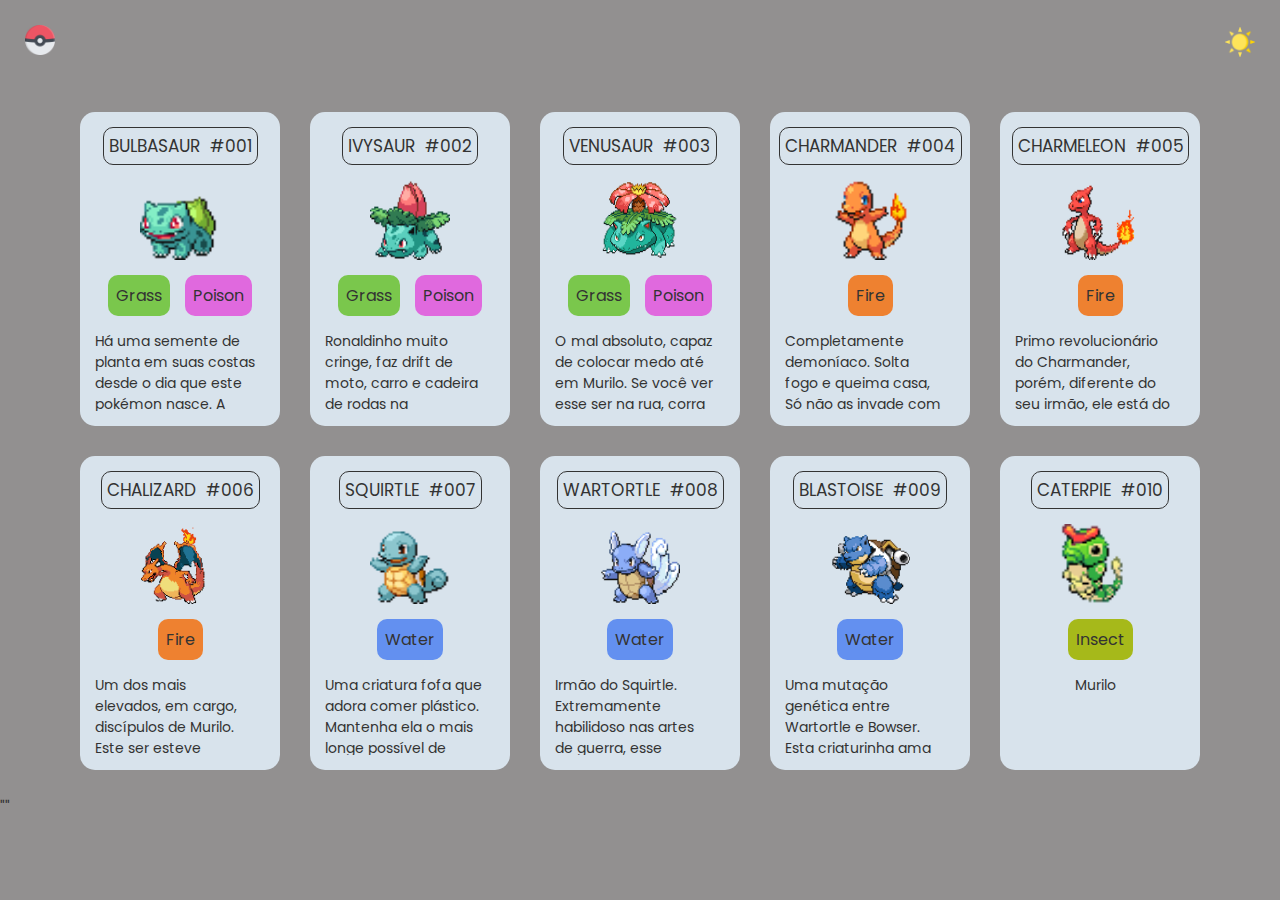
<file: index.html>
<!DOCTYPE html>
<html lang="pt-br">

<link>
<meta charset="UTF-8">
</meta>

<meta http-equiv="X-UA-Compatible" content="IE=edge">
</meta>

<meta name="viewport" content="width=device-width, initial-scale=1.0">
</meta>

<title>Pokemon</title>

<link rel="stylesheet" href="assets/CSS/scrollbar.css">
<link rel="stylesheet" href="assets/CSS/pokemon_epics.css">
<link rel="stylesheet" href="assets/CSS/reset.css">

<link rel="preconnect" href="https://fonts.googleapis.com"></link>
<link rel="preconnect" href="https://fonts.gstatic.com" crossorigin="crossorigin">
</link>

<link href="https://fonts.googleapis.com/css2?family=Poppins:ital,wght@0,300;0,500;1,800&display=swap" rel="stylesheet">
</link>

</head>

<body>
	<header>
		<a href="#">
			<img src="assets/imgs/pokeball.png" alt="pokeball" class="logo">
		</a>

		<button id="button-change-theme">
			<img src="assets/imgs/sun.png" alt="sun" class="image-button">
		</button>
	</header>

	<main>
		<ul class="listagem-pokemon">
			<li class="pokemon-card">
				<div class="informations">
					<span>Bulbasaur</span>

					<span>#001</span>
				</div>

				<img src="assets/imgs/bulbasaur.gif" alt="bulbasaur-card" class="gif">

				<ul class="tipos">
					<li class="type Grass">Grass</li>

					<li class="type Poison">Poison</li>
				</ul>

				<p class="description">
					Há uma semente de planta em suas costas desde o dia
					que este pokémon
					nasce. A semente cresce lentamente.
				</p>
			</li>

			<li class="pokemon-card">
				<div class="informations">
					<span>ivysaur</span>

					<span>#002</span>
				</div>

				<img src="assets/imgs/ivysaur.gif" alt="ivysaur-card" class="gif">

				<ul class="tipos">
					<li class="type Grass">Grass</li>

					<li class="type Poison">Poison</li>
				</ul>

				<p class="description">
					Ronaldinho muito cringe, faz drift de moto, carro e
					cadeira de rodas na vizinhança sem se preocupar com o barulho. Um grande
					sem noção.
				</p>
			</li>

			<li class="pokemon-card">
				<div class="informations">
					<span>Venusaur</span>

					<span>#003</span>
				</div>

				<img src="assets/imgs/venusaur.gif" alt="Venusaurt-card" class="gif">

				<ul class="tipos">
					<li class="type Grass">Grass</li>

					<li class="type Poison">Poison</li>
				</ul>

				<p class="description">
					O mal absoluto, capaz de colocar medo até em Murilo.
					Se você ver esse ser na rua, corra em busca de abrigo imediatamente.
				</p>
			</li>

			<li class="pokemon-card">
				<div class="informations">
					<span>Charmander</span>

					<span>#004</span>
				</div>

				<img src="assets/imgs/charmander.gif" alt="charmander-card" class="gif">

				<ul class="tipos">
					<li class="type Fire">Fire</li>
				</ul>

				<p class="description">
					Completamente demoníaco. Solta fogo e queima casa,
					Só não as invade com desculpa de serem improdutivas para gerar uma suposta
					revolução, isso aí já é crime.
				</p>
			</li>

			<li class="pokemon-card">
				<div class="informations">
					<span>Charmeleon</span>

					<span>#005</span>
				</div>

				<img src="assets/imgs/charmeleon.gif" alt="charmeleon-card" class="gif">

				<ul class="tipos">
					<li class="type Fire">Fire</li>
				</ul>

				<p class="description">
					Primo revolucionário do Charmander, porém, diferente
					do seu irmão, ele está do lado do bem e, portanto, pode invadir quantas
					propriedades quiser para gerar sua revolução democrática.
				</p>
			</li>

			<li class="pokemon-card">
				<div class="informations">
					<span>Chalizard</span>

					<span>#006</span>
				</div>

				<img src="assets/imgs/charizard.gif" alt="Charizard-card" class="gif">

				<ul class="tipos">
					<li class="type Fire">Fire</li>
				</ul>

				<p class="description">
					Um dos mais elevados, em cargo, discípulos de
					Murilo. Este ser esteve presente nas mais diversas ocasiões históricas,
					principalmente as que envolvem guerras. Seu poder incinerativo, como ordem
					direta do próprio Murilo, é apontado por muitos cientistas como
					responsável pela extinsão dos dinossauros.
				</p>
			</li>

			<li class="pokemon-card">
				<div class="informations">
					<span>Squirtle</span>

					<span>#007</span>
				</div>

				<img src="assets/imgs/squirtle.gif" alt="Squirtle-card" class="gif">

				<ul class="tipos">
					<li class="type Water">Water</li>
				</ul>

				<p class="description">
					Uma criatura fofa que adora comer plástico. Mantenha
					ela o mais longe possível de Murilo e seus servos, pois, com a maldade
					desse grupo, ela correria sério risco de extinsão.
				</p>
			</li>

			<li class="pokemon-card">
				<div class="informations">
					<span>Wartortle</span>

					<span>#008</span>
				</div>

				<img src="assets/imgs/wartortle.gif" alt="Wartotle-card" class="gif">

				<ul class="tipos">
					<li class="type Water">Water</li>
				</ul>

				<p class="description">
					Irmão do Squirtle. Extremamente habilidoso nas artes
					de guerra, esse conservador bolsonarista adora fazer piadas ruins, comer
					pastel com a população, falar todos os tipos de atrocidades e passar pano
					pro mito. Nas horas vagas, no entanto, ele secretamente pratica a execução
					perfeita do L.
				</p>
			</li>

			<li class="pokemon-card">
				<div class="informations">
					<span>Blastoise</span>

					<span>#009</span>
				</div>

				<img src="assets/imgs/blastoise.gif" alt="Blastoise-card" class="gif">

				<ul class="tipos">
					<li class="type Water">Water</li>
				</ul>

				<p class="description">
					Uma mutação genética entre Wartortle e Bowser. Esta
					criaturinha ama negar o covid 19 e declarar todo seu amor a lamber
					maçanetas. Seu porte físico avantajado decorre de suas poucas horas na
					academia e muitas doses de bomba.
				</p>
			</li>

			<li class="pokemon-card">
				<div class="informations">
					<span>Caterpie</span>

					<span>#010</span>
				</div>

				<img src="assets/imgs/caterpie.gif" alt="Squirtle-card" class="gif">

				<ul class="tipos">
					<li class="type Insect">Insect</li>
				</ul>

				<p class="description">Murilo</p>
			</li>
		</ul>
	</main>""

	<script src="./assets/JS/index.js"></script>
</body>

</html>
</file>
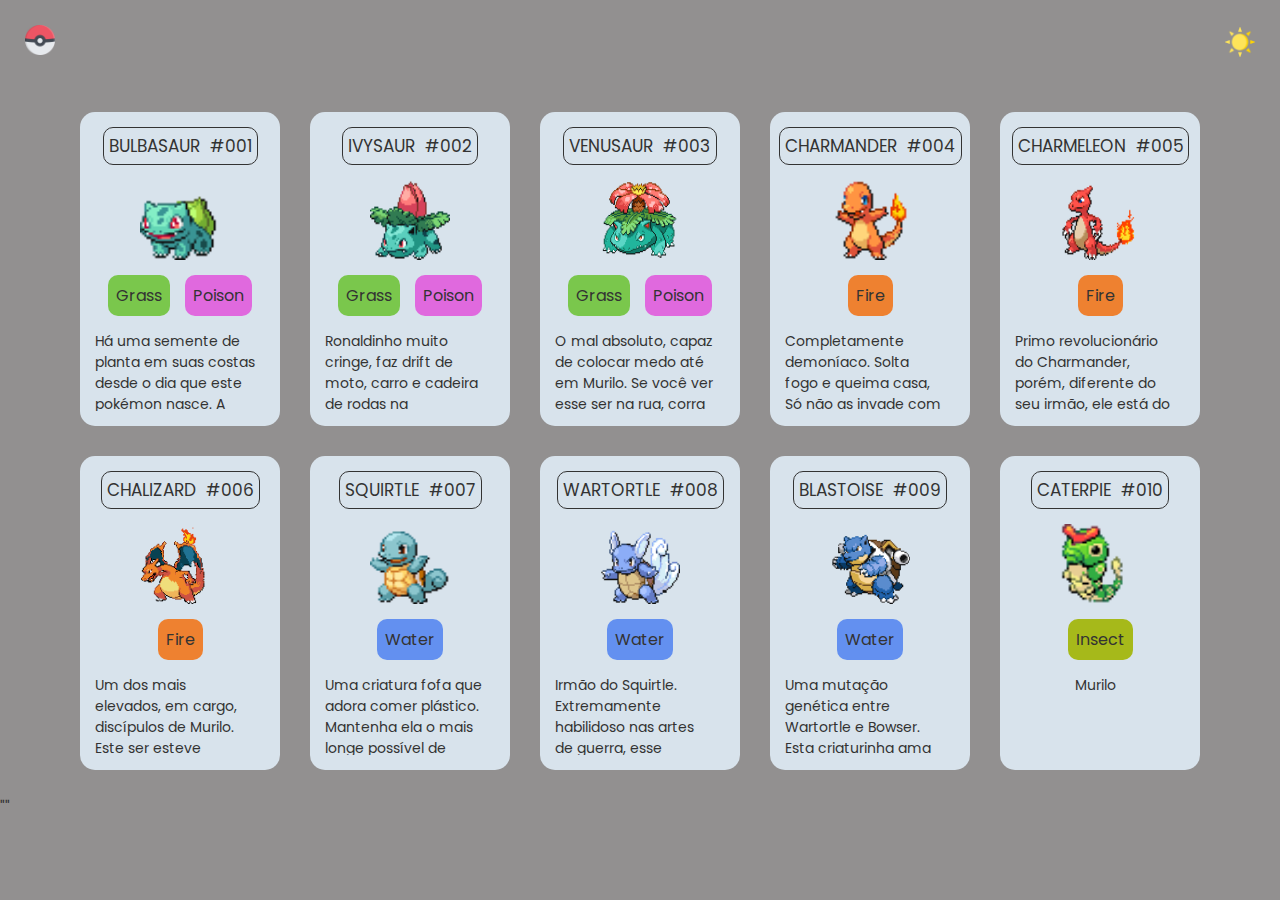
<file: pokemon.html>
<!DOCTYPE html>
<html lang="pt-br">

<link>
<meta charset="UTF-8">
</meta>

<meta http-equiv="X-UA-Compatible" content="IE=edge">
</meta>

<meta name="viewport" content="width=device-width, initial-scale=1.0">
</meta>

<title>Pokemon</title>

<link rel="stylesheet" href="assets/CSS/scrollbar.css">
<link rel="stylesheet" href="assets/CSS/pokemon_epics.css">
<link rel="stylesheet" href="assets/CSS/reset.css">

<link rel="preconnect" href="https://fonts.googleapis.com"></link>
<link rel="preconnect" href="https://fonts.gstatic.com" crossorigin="crossorigin">
</link>

<link href="https://fonts.googleapis.com/css2?family=Poppins:ital,wght@0,300;0,500;1,800&display=swap" rel="stylesheet">
</link>

</head>

<body>
	<header>
		<a href="#">
			<img src="assets/imgs/pokeball.png" alt="pokeball" class="logo">
		</a>

		<button id="button-change-theme">
			<img src="assets/imgs/sun.png" alt="sun" class="image-button">
		</button>
	</header>

	<main>
		<ul class="listagem-pokemon">
			<li class="pokemon-card">
				<div class="informations">
					<span>Bulbasaur</span>

					<span>#001</span>
				</div>

				<img src="assets/imgs/bulbasaur.gif" alt="bulbasaur-card" class="gif">

				<ul class="tipos">
					<li class="type Grass">Grass</li>

					<li class="type Poison">Poison</li>
				</ul>

				<p class="description">
					Há uma semente de planta em suas costas desde o dia
					que este pokémon
					nasce. A semente cresce lentamente.
				</p>
			</li>

			<li class="pokemon-card">
				<div class="informations">
					<span>ivysaur</span>

					<span>#002</span>
				</div>

				<img src="assets/imgs/ivysaur.gif" alt="ivysaur-card" class="gif">

				<ul class="tipos">
					<li class="type Grass">Grass</li>

					<li class="type Poison">Poison</li>
				</ul>

				<p class="description">
					Ronaldinho muito cringe, faz drift de moto, carro e
					cadeira de rodas na vizinhança sem se preocupar com o barulho. Um grande
					sem noção.
				</p>
			</li>

			<li class="pokemon-card">
				<div class="informations">
					<span>Venusaur</span>

					<span>#003</span>
				</div>

				<img src="assets/imgs/venusaur.gif" alt="Venusaurt-card" class="gif">

				<ul class="tipos">
					<li class="type Grass">Grass</li>

					<li class="type Poison">Poison</li>
				</ul>

				<p class="description">
					O mal absoluto, capaz de colocar medo até em Murilo.
					Se você ver esse ser na rua, corra em busca de abrigo imediatamente.
				</p>
			</li>

			<li class="pokemon-card">
				<div class="informations">
					<span>Charmander</span>

					<span>#004</span>
				</div>

				<img src="assets/imgs/charmander.gif" alt="charmander-card" class="gif">

				<ul class="tipos">
					<li class="type Fire">Fire</li>
				</ul>

				<p class="description">
					Completamente demoníaco. Solta fogo e queima casa,
					Só não as invade com desculpa de serem improdutivas para gerar uma suposta
					revolução, isso aí já é crime.
				</p>
			</li>

			<li class="pokemon-card">
				<div class="informations">
					<span>Charmeleon</span>

					<span>#005</span>
				</div>

				<img src="assets/imgs/charmeleon.gif" alt="charmeleon-card" class="gif">

				<ul class="tipos">
					<li class="type Fire">Fire</li>
				</ul>

				<p class="description">
					Primo revolucionário do Charmander, porém, diferente
					do seu irmão, ele está do lado do bem e, portanto, pode invadir quantas
					propriedades quiser para gerar sua revolução democrática.
				</p>
			</li>

			<li class="pokemon-card">
				<div class="informations">
					<span>Chalizard</span>

					<span>#006</span>
				</div>

				<img src="assets/imgs/charizard.gif" alt="Charizard-card" class="gif">

				<ul class="tipos">
					<li class="type Fire">Fire</li>
				</ul>

				<p class="description">
					Um dos mais elevados, em cargo, discípulos de
					Murilo. Este ser esteve presente nas mais diversas ocasiões históricas,
					principalmente as que envolvem guerras. Seu poder incinerativo, como ordem
					direta do próprio Murilo, é apontado por muitos cientistas como
					responsável pela extinsão dos dinossauros.
				</p>
			</li>

			<li class="pokemon-card">
				<div class="informations">
					<span>Squirtle</span>

					<span>#007</span>
				</div>

				<img src="assets/imgs/squirtle.gif" alt="Squirtle-card" class="gif">

				<ul class="tipos">
					<li class="type Water">Water</li>
				</ul>

				<p class="description">
					Uma criatura fofa que adora comer plástico. Mantenha
					ela o mais longe possível de Murilo e seus servos, pois, com a maldade
					desse grupo, ela correria sério risco de extinsão.
				</p>
			</li>

			<li class="pokemon-card">
				<div class="informations">
					<span>Wartortle</span>

					<span>#008</span>
				</div>

				<img src="assets/imgs/wartortle.gif" alt="Wartotle-card" class="gif">

				<ul class="tipos">
					<li class="type Water">Water</li>
				</ul>

				<p class="description">
					Irmão do Squirtle. Extremamente habilidoso nas artes
					de guerra, esse conservador bolsonarista adora fazer piadas ruins, comer
					pastel com a população, falar todos os tipos de atrocidades e passar pano
					pro mito. Nas horas vagas, no entanto, ele secretamente pratica a execução
					perfeita do L.
				</p>
			</li>

			<li class="pokemon-card">
				<div class="informations">
					<span>Blastoise</span>

					<span>#009</span>
				</div>

				<img src="assets/imgs/blastoise.gif" alt="Blastoise-card" class="gif">

				<ul class="tipos">
					<li class="type Water">Water</li>
				</ul>

				<p class="description">
					Uma mutação genética entre Wartortle e Bowser. Esta
					criaturinha ama negar o covid 19 e declarar todo seu amor a lamber
					maçanetas. Seu porte físico avantajado decorre de suas poucas horas na
					academia e muitas doses de bomba.
				</p>
			</li>

			<li class="pokemon-card">
				<div class="informations">
					<span>Caterpie</span>

					<span>#010</span>
				</div>

				<img src="assets/imgs/caterpie.gif" alt="Squirtle-card" class="gif">

				<ul class="tipos">
					<li class="type Insect">Insect</li>
				</ul>

				<p class="description">Murilo</p>
			</li>
		</ul>
	</main>""

	<script src="./assets/JS/index.js"></script>
</body>

</html>
</file>
<file: assets/CSS/scrollbar.css>
*::-webkit-scrollbar{
    width: 12px;
}

*::-webkit-scrollbar-track{
    background: #f1e9e9;
}

*::-webkit-scrollbar-thumb{
    background-color: #582965;
    border-radius: 10px;
    border: 3px solid #ffffff;
}
</file>
<file: assets/CSS/pokemon_epics.css>
body{
    font-family: 'poppins', sans-serif;
    max-width: 1280px;
    margin: 0 auto;
    background-color: #5e5b5bad;
    color: #333333;
}

.dark-mode{
    background-color: #212121;
    color: #f5f5f5; 
}

header{
    display: flex;
    justify-content: space-between;
    padding: 25px;

}

header .logo,
header .image-button{
    width: 30px;
    transition: 0.2s ease-in-out;
}

header #button-change-theme{
    background: none;
    border: none;
}

header .logo:hover,
header .image-button:hover,
main .pokemon-card:hover{
    transform: scale(1.05);
    cursor: pointer;    
}

main{
    padding: 25px;
}

main .listagem-pokemon{
    display: flex;
    flex-wrap: wrap;
    gap: 30px;
    justify-content: center;
}

main .pokemon-card{
    background-color: #d8e3ec;
    width: 200px;
    padding: 15px;
    display: flex;
    flex-direction: column;
    align-items: center;
    gap: 15px;
    border-radius: 15px;
    transition: 0.2s ease-in-out;
}

main .pokemon-card:hover{
    background-color: #96d9d6;
}

.dark-mode .pokemon-card{
    background-color: #a8a8a8;
}

main .pokemon-card .informations{
    display: flex;
    justify-content: space-between;
    border: 1px solid #333333;
    border-radius: 10px;
}

main .pokemon-card .informations span{
    padding: 5px;
    text-transform: uppercase;
    font-size: 17px;

}

main .pokemon-card .gif{
    width: 80px;
    height: 80px;
    
}

main .pokemon-card .tipos{
    display: flex;
    gap: 15px;
}

main .type{
    padding: 8px;
    border-radius: 10px;
}

.Grass{
    background-color: #7ac74c;
}

.Poison{
    background-color: #df67ddfb;
}

.Fire{
    background-color: #ee8130;
}

.Water{
    background-color: #6390f0;
}

.Insect{
    background-color: #a6b91a;
}

main .description{
    max-height: 80px;
    overflow-y: scroll;
    font-size: 14px;
    padding-right: 10px;
}
</file>
